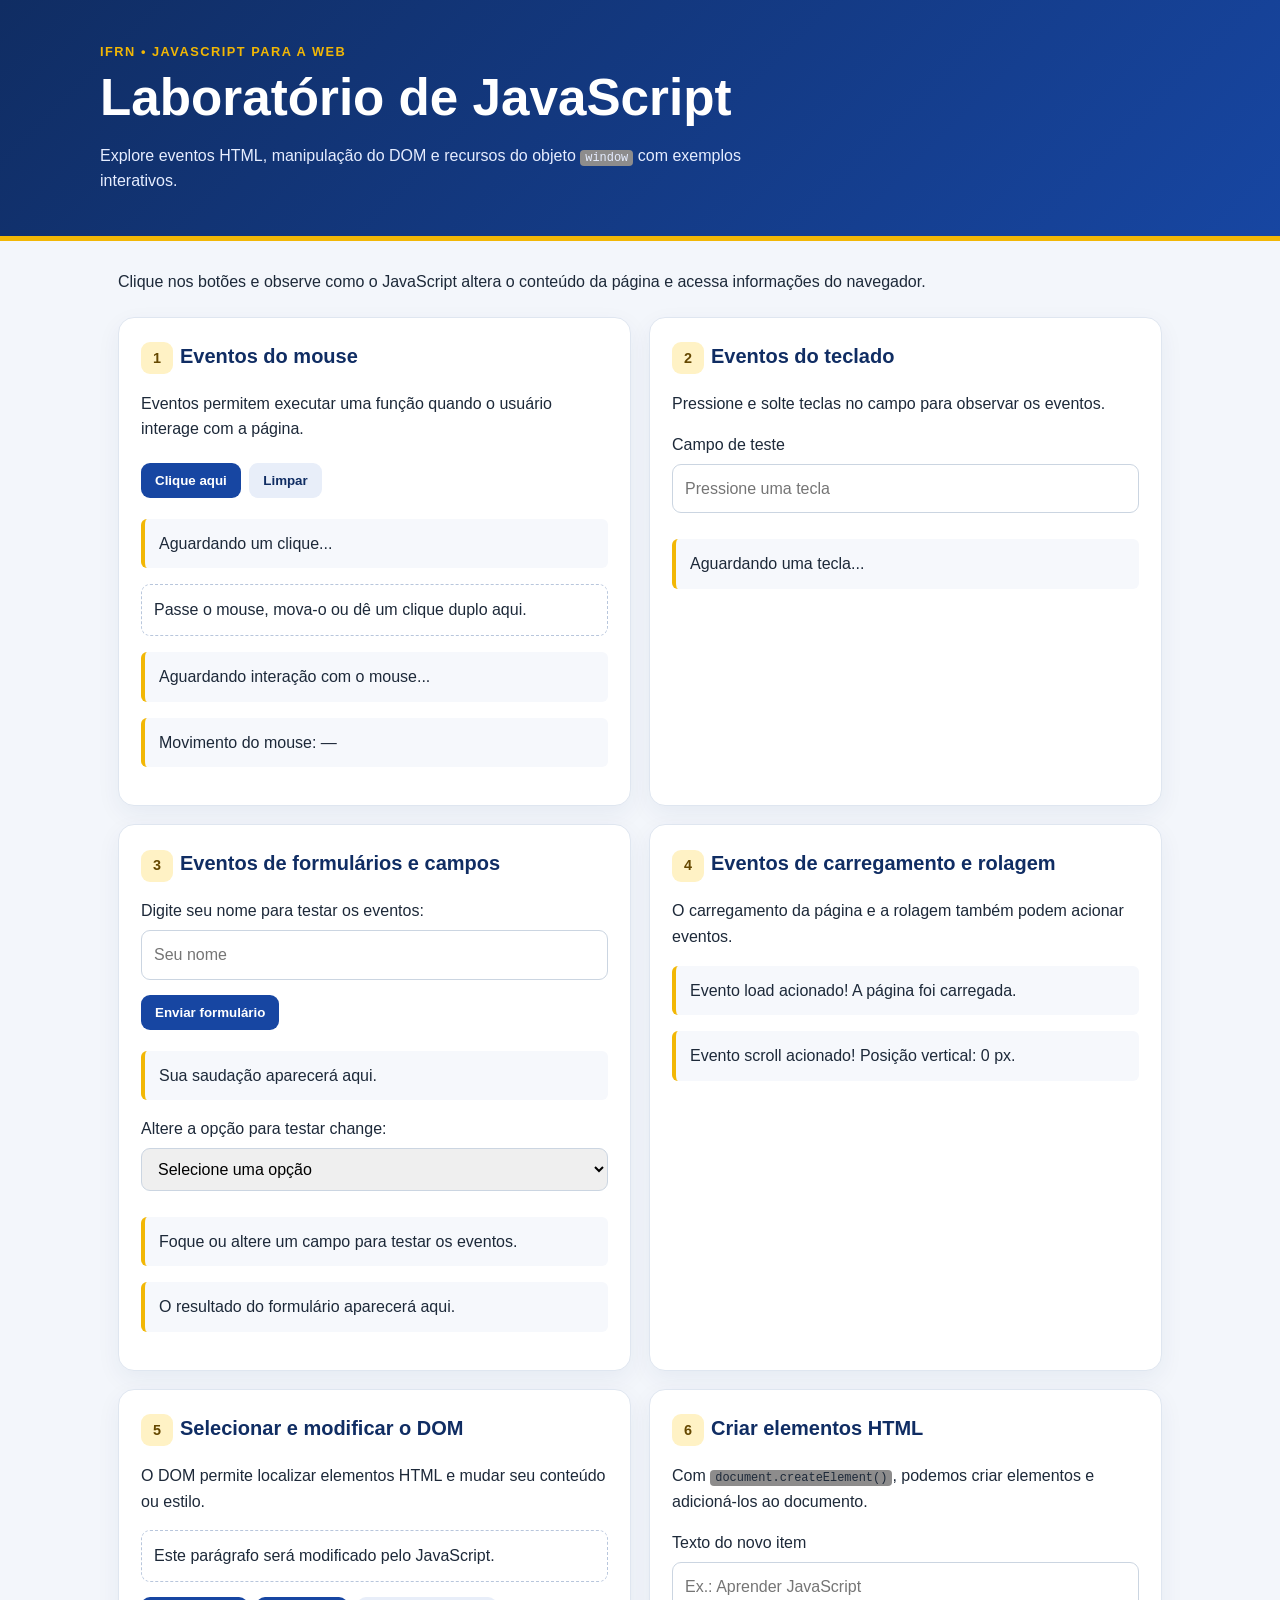
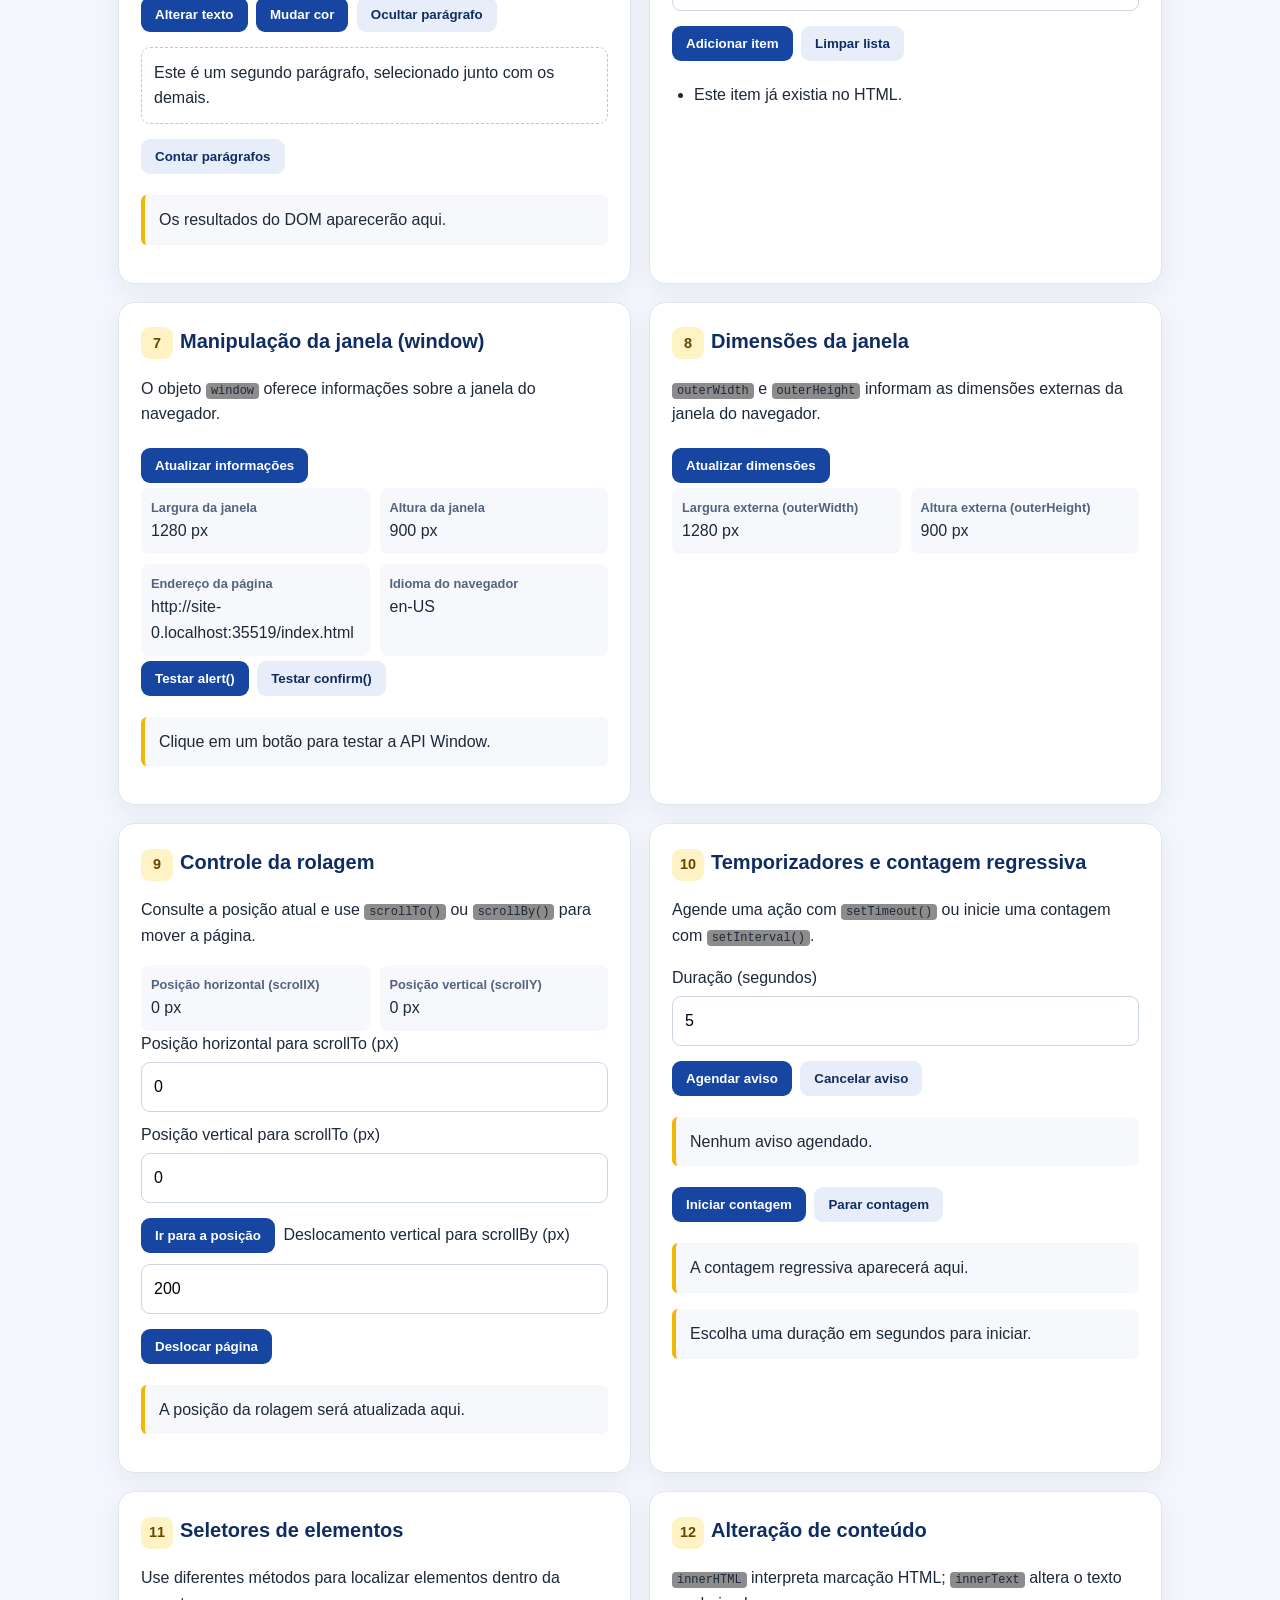
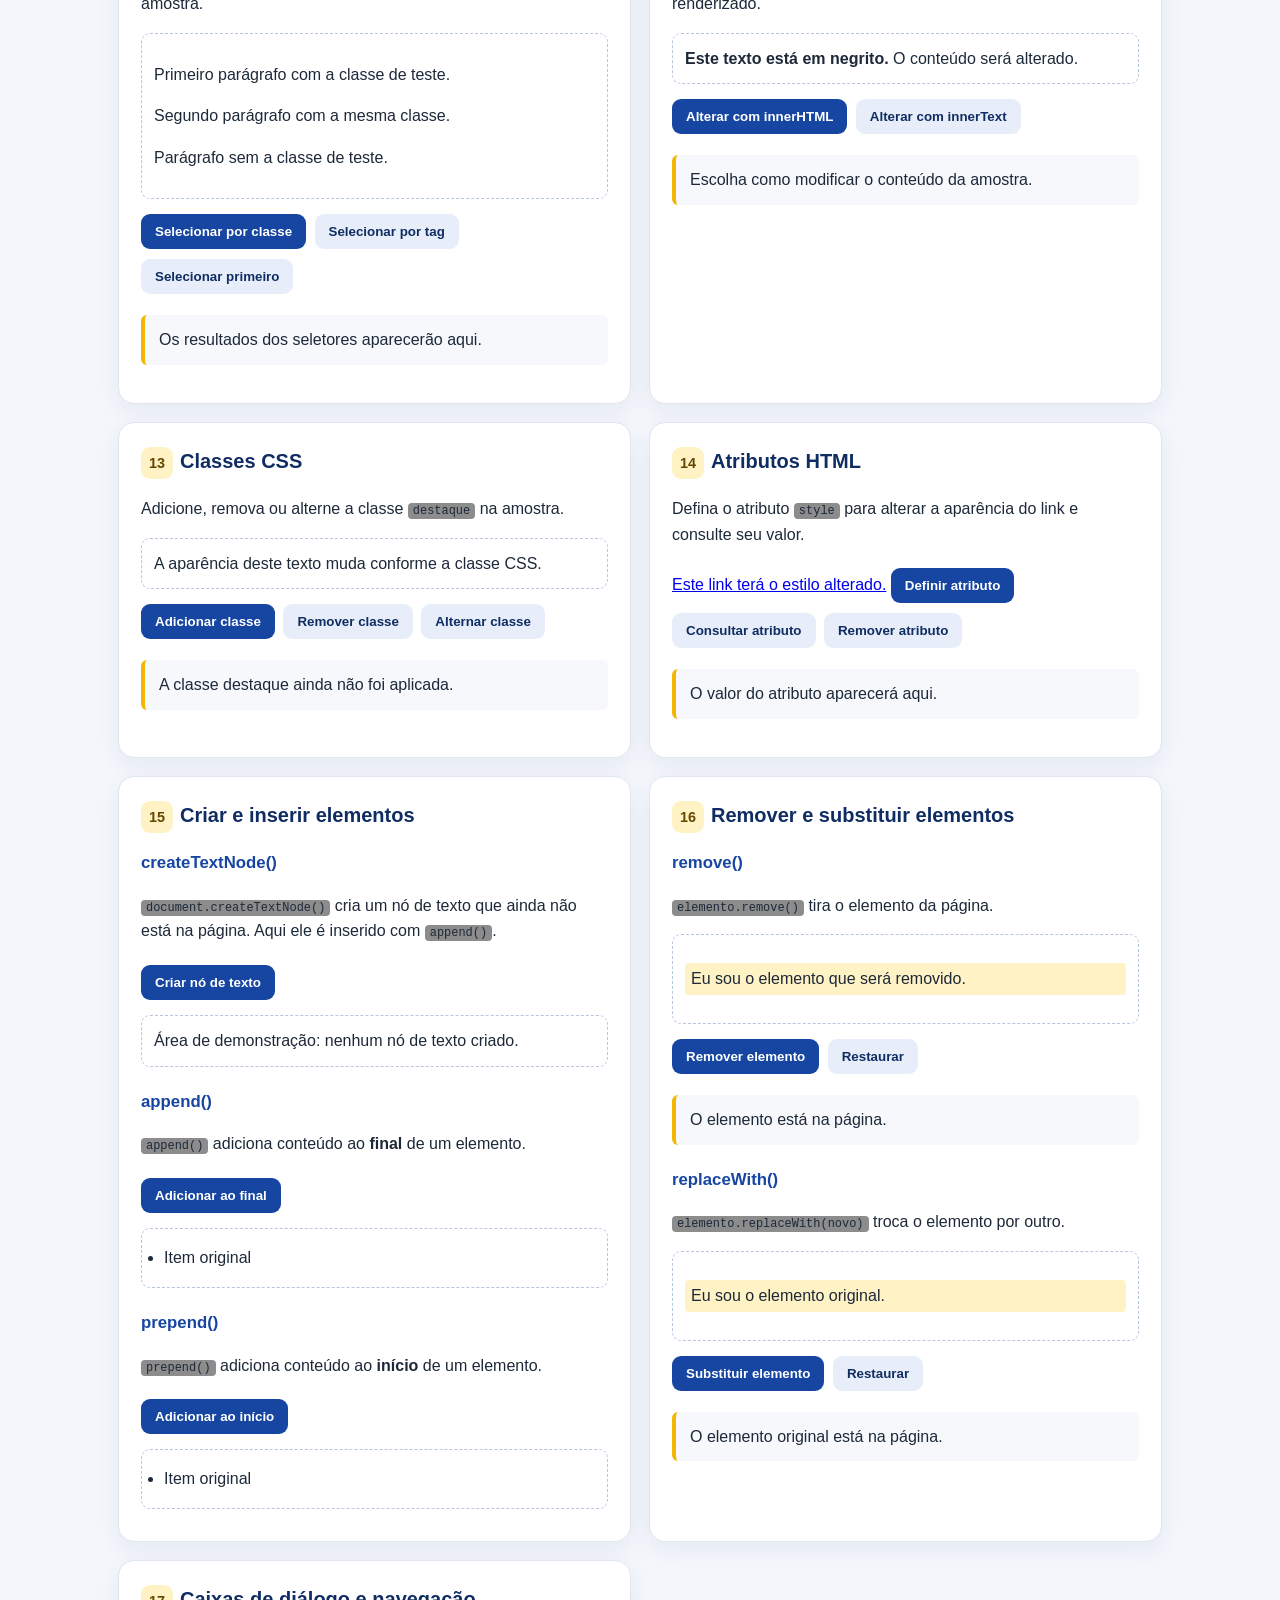
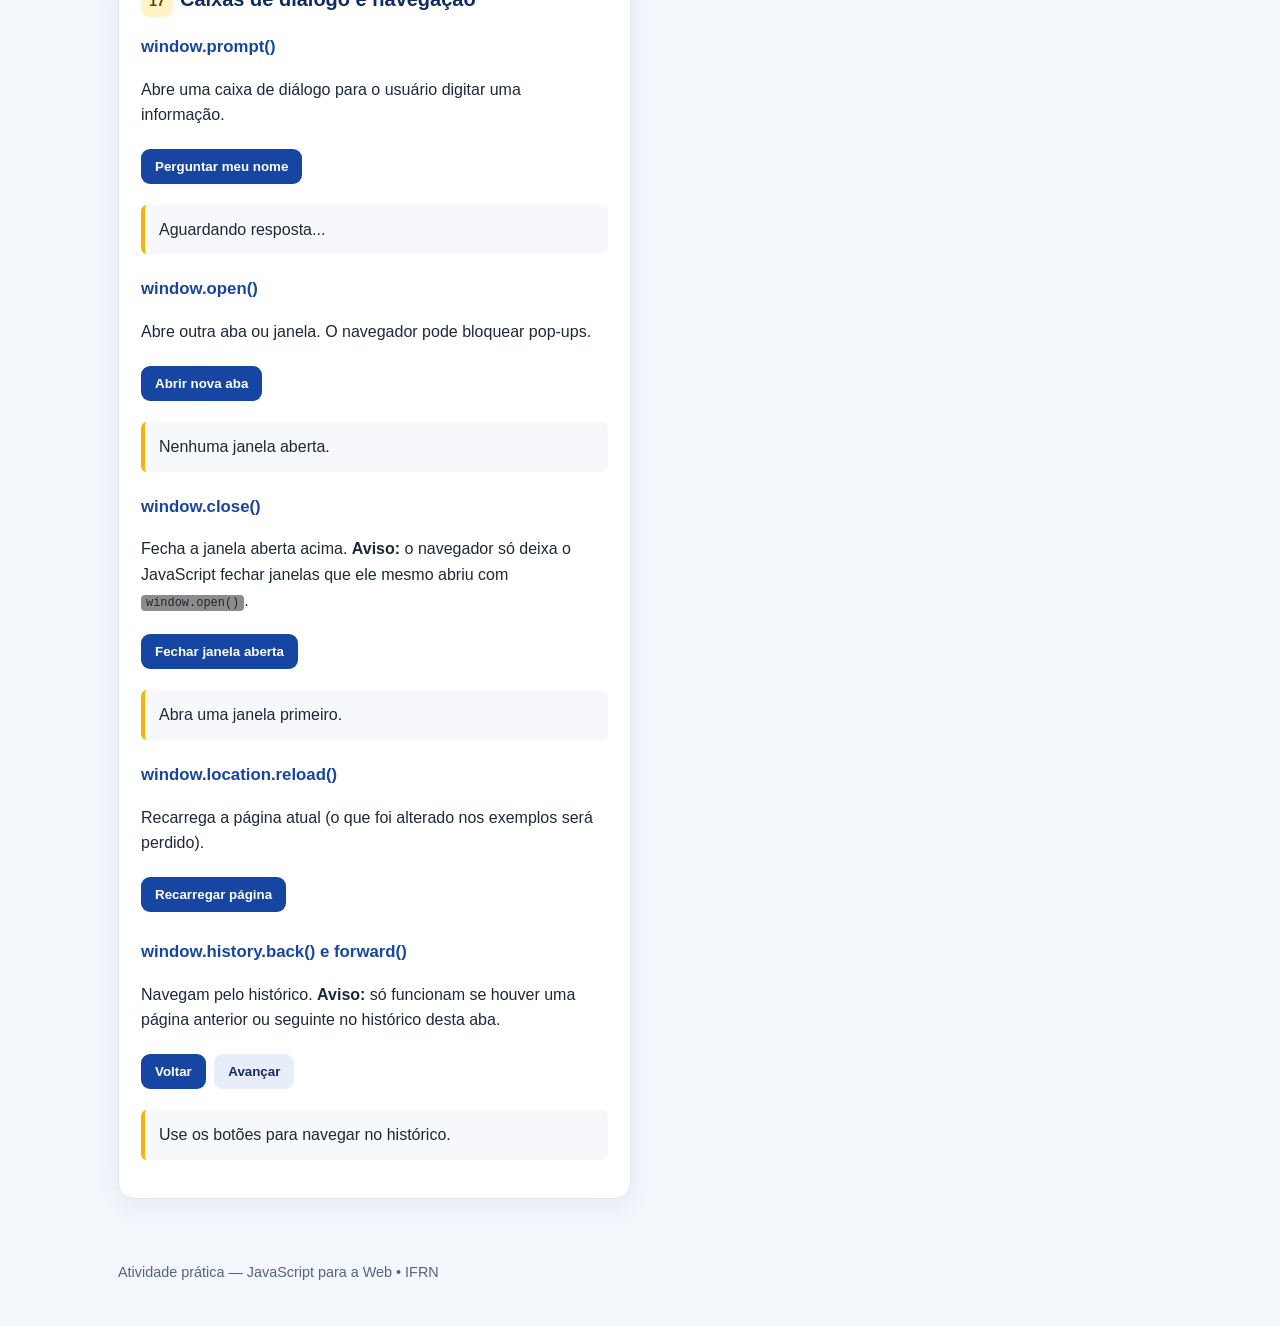
<file: index.html>
<!DOCTYPE html>
<html lang="pt-BR">

<head>
  <meta charset="UTF-8">
  <meta name="viewport" content="width=device-width, initial-scale=1.0">
  <title>Laboratório JavaScript | IFRN</title>
  <link rel="stylesheet" href="style.css">
</head>

<body>
  <header>
    <div class="cabecalho">
      <div class="etiqueta">IFRN • JavaScript para a Web</div>
      <h1>Laboratório de JavaScript</h1>
      <p>Explore eventos HTML, manipulação do DOM e recursos do objeto <code>window</code> com exemplos interativos.</p>
    </div>
  </header>

  <main>
    <p class="intro">Clique nos botões e observe como o JavaScript altera o conteúdo da página e acessa informações do
      navegador.</p>
    <div class="grade">
      <section class="card">
        <h2><span class="numero">1</span>Eventos do mouse</h2>
        <p>Eventos permitem executar uma função quando o usuário interage com a página.</p>
        <button id="botaoClique">Clique aqui</button>
        <button id="botaoLimparEvento" class="secundario">Limpar</button>
        <p id="resultadoEvento" class="resultado" aria-live="polite">Aguardando um clique...</p>
        <p id="areaMouse" class="amostra">Passe o mouse, mova-o ou dê um clique duplo aqui.</p>
        <p id="resultadoMouse" class="resultado" aria-live="polite">Aguardando interação com o mouse...</p>
        <p id="posicaoMouse" class="resultado" aria-live="off">Movimento do mouse: —</p>
      </section>

      <section class="card">
        <h2><span class="numero">2</span>Eventos do teclado</h2>
        <p>Pressione e solte teclas no campo para observar os eventos.</p>
        <label for="campoTeclado">Campo de teste</label>
        <input id="campoTeclado" type="text" placeholder="Pressione uma tecla">
        <p id="resultadoTeclado" class="resultado" aria-live="polite">Aguardando uma tecla...</p>
      </section>

      <section class="card">
        <h2><span class="numero">3</span>Eventos de formulários e campos</h2>
        <form id="formularioEventos">
          <label for="campoNome">Digite seu nome para testar os eventos:</label>
          <input id="campoNome" type="text" placeholder="Seu nome">
          <button type="submit">Enviar formulário</button>
          <p id="saudacao" class="resultado" aria-live="polite">Sua saudação aparecerá aqui.</p>
        </form>
        <label for="opcaoEvento">Altere a opção para testar change:</label>
        <select id="opcaoEvento">
          <option value="">Selecione uma opção</option>
          <option value="Primeira opção">Primeira opção</option>
          <option value="Segunda opção">Segunda opção</option>
        </select>
        <p id="resultadoCampo" class="resultado" aria-live="polite">Foque ou altere um campo para testar os eventos.</p>
        <p id="resultadoFormulario" class="resultado" aria-live="polite">O resultado do formulário aparecerá aqui.</p>
      </section>

      <section class="card">
        <h2><span class="numero">4</span>Eventos de carregamento e rolagem</h2>
        <p>O carregamento da página e a rolagem também podem acionar eventos.</p>
        <p id="resultadoLoad" class="resultado" aria-live="polite">Aguardando o carregamento da página...</p>
        <p id="resultadoScroll" class="resultado" aria-live="off">Aguardando a rolagem da página...</p>
      </section>

      <section class="card">
        <h2><span class="numero">5</span>Selecionar e modificar o DOM</h2>
        <p>O DOM permite localizar elementos HTML e mudar seu conteúdo ou estilo.</p>
        <p id="paragrafoDemo" class="amostra">Este parágrafo será modificado pelo JavaScript.</p>
        <button id="botaoTexto">Alterar texto</button>
        <button id="botaoCor">Mudar cor</button>
        <button id="botaoVisibilidade" class="secundario">Ocultar parágrafo</button>
        <p id="paragrafoExtra" class="amostra">Este é um segundo parágrafo, selecionado junto com os demais.</p>
        <button id="botaoContar" class="secundario">Contar parágrafos</button>
        <p id="resultadoDom" class="resultado" aria-live="polite">Os resultados do DOM aparecerão aqui.</p>
      </section>

      <section class="card">
        <h2><span class="numero">6</span>Criar elementos HTML</h2>
        <p>Com <code>document.createElement()</code>, podemos criar elementos e adicioná-los ao documento.</p>
        <label for="campoItem">Texto do novo item</label>
        <input id="campoItem" type="text" placeholder="Ex.: Aprender JavaScript">
        <button id="botaoAdicionar">Adicionar item</button>
        <button id="botaoLimparLista" class="secundario">Limpar lista</button>
        <ul id="listaItens" class="lista-criada">
          <li>Este item já existia no HTML.</li>
        </ul>
      </section>

      <section class="card">
        <h2><span class="numero">7</span>Manipulação da janela (window)</h2>
        <p>O objeto <code>window</code> oferece informações sobre a janela do navegador.</p>
        <button id="botaoInformacoes">Atualizar informações</button>
        <div class="painel-janela" aria-live="polite">
          <div><strong>Largura da janela</strong><span id="largura">—</span></div>
          <div><strong>Altura da janela</strong><span id="altura">—</span></div>
          <div><strong>Endereço da página</strong><span id="endereco">—</span></div>
          <div><strong>Idioma do navegador</strong><span id="idioma">—</span></div>
        </div>
        <button id="botaoAlerta">Testar alert()</button>
        <button id="botaoConfirmar" class="secundario">Testar confirm()</button>
        <p id="resultadoJanela" class="resultado" aria-live="polite">Clique em um botão para testar a API Window.</p>
      </section>

      <section class="card">
        <h2><span class="numero">8</span>Dimensões da janela</h2>
        <p><code>outerWidth</code> e <code>outerHeight</code> informam as dimensões externas da janela do navegador.</p>
        <button id="botaoDimensoes">Atualizar dimensões</button>
        <div class="painel-janela" aria-live="polite">
          <div><strong>Largura externa (outerWidth)</strong><span id="larguraExterna">—</span></div>
          <div><strong>Altura externa (outerHeight)</strong><span id="alturaExterna">—</span></div>
        </div>
      </section>

      <section class="card">
        <h2><span class="numero">9</span>Controle da rolagem</h2>
        <p>Consulte a posição atual e use <code>scrollTo()</code> ou <code>scrollBy()</code> para mover a página.</p>
        <div class="painel-janela" aria-live="polite">
          <div><strong>Posição horizontal (scrollX)</strong><span id="posicaoX">0 px</span></div>
          <div><strong>Posição vertical (scrollY)</strong><span id="posicaoY">0 px</span></div>
        </div>
        <label for="destinoX">Posição horizontal para scrollTo (px)</label>
        <input id="destinoX" type="number" step="1" value="0">
        <label for="destinoY">Posição vertical para scrollTo (px)</label>
        <input id="destinoY" type="number" step="1" value="0">
        <button id="botaoScrollTo">Ir para a posição</button>
        <label for="deslocamentoY">Deslocamento vertical para scrollBy (px)</label>
        <input id="deslocamentoY" type="number" step="1" value="200">
        <button id="botaoScrollBy">Deslocar página</button>
        <p id="resultadoRolagem" class="resultado" aria-live="polite">A posição da rolagem será atualizada aqui.</p>
      </section>

      <section class="card">
        <h2><span class="numero">10</span>Temporizadores e contagem regressiva</h2>
        <p>Agende uma ação com <code>setTimeout()</code> ou inicie uma contagem com <code>setInterval()</code>.</p>
        <label for="duracaoTemporizador">Duração (segundos)</label>
        <input id="duracaoTemporizador" type="number" min="1" step="1" value="5">
        <button id="botaoAgendar">Agendar aviso</button>
        <button id="botaoCancelarAviso" class="secundario" disabled>Cancelar aviso</button>
        <p id="resultadoAviso" class="resultado" aria-live="polite">Nenhum aviso agendado.</p>
        <button id="botaoIniciarContagem">Iniciar contagem</button>
        <button id="botaoPararContagem" class="secundario" disabled>Parar contagem</button>
        <p id="resultadoContagem" class="resultado" aria-live="polite">A contagem regressiva aparecerá aqui.</p>
        <p id="resultadoTemporizador" class="resultado" aria-live="polite">Escolha uma duração em segundos para iniciar.
        </p>
      </section>

      <section class="card">
        <h2><span class="numero">11</span>Seletores de elementos</h2>
        <p>Use diferentes métodos para localizar elementos dentro da amostra.</p>
        <div id="amostrasSeletores" class="amostra">
          <p class="alvoClasse">Primeiro parágrafo com a classe de teste.</p>
          <p class="alvoClasse">Segundo parágrafo com a mesma classe.</p>
          <p>Parágrafo sem a classe de teste.</p>
        </div>
        <button id="botaoSelecionarClasse">Selecionar por classe</button>
        <button id="botaoSelecionarTag" class="secundario">Selecionar por tag</button>
        <button id="botaoSelecionarPrimeiro" class="secundario">Selecionar primeiro</button>
        <p id="resultadoSeletores" class="resultado" aria-live="polite">Os resultados dos seletores aparecerão aqui.</p>
      </section>

      <section class="card">
        <h2><span class="numero">12</span>Alteração de conteúdo</h2>
        <p><code>innerHTML</code> interpreta marcação HTML; <code>innerText</code> altera o texto renderizado.</p>
        <p id="amostraConteudo" class="amostra"><strong>Este texto está em negrito.</strong> O conteúdo será alterado.
        </p>
        <button id="botaoInnerHTML">Alterar com innerHTML</button>
        <button id="botaoInnerText" class="secundario">Alterar com innerText</button>
        <p id="resultadoConteudo" class="resultado" aria-live="polite">Escolha como modificar o conteúdo da amostra.</p>
      </section>

      <section class="card">
        <h2><span class="numero">13</span>Classes CSS</h2>
        <p>Adicione, remova ou alterne a classe <code>destaque</code> na amostra.</p>
        <p id="amostraClasses" class="amostra">A aparência deste texto muda conforme a classe CSS.</p>
        <button id="botaoAdicionarClasse">Adicionar classe</button>
        <button id="botaoRemoverClasse" class="secundario">Remover classe</button>
        <button id="botaoAlternarClasse" class="secundario">Alternar classe</button>
        <p id="resultadoClasses" class="resultado" aria-live="polite">A classe destaque ainda não foi aplicada.</p>
      </section>

      <section id="atributos" class="card">
        <h2><span class="numero">14</span>Atributos HTML</h2>
        <p>Defina o atributo <code>style</code> para alterar a aparência do link e consulte seu valor.</p>
        <a id="linkAtributo" href="#atributos">Este link terá o estilo alterado.</a>
        <button id="botaoDefinirAtributo">Definir atributo</button>
        <button id="botaoConsultarAtributo" class="secundario">Consultar atributo</button>
        <button id="botaoRemoverAtributo" class="secundario">Remover atributo</button>
        <p id="resultadoAtributo" class="resultado" aria-live="polite">O valor do atributo aparecerá aqui.</p>
      </section>

      <section class="card" id="cardInserir">
        <h2><span class="numero">15</span>Criar e inserir elementos</h2>

        <h3>createTextNode()</h3>
        <p><code>document.createTextNode()</code> cria um nó de texto que ainda não está na página. Aqui ele é inserido
          com <code>append()</code>.</p>
        <button id="botaoTextNode">Criar nó de texto</button>
        <p id="areaTextNode" class="amostra">Área de demonstração: nenhum nó de texto criado.</p>

        <h3>append()</h3>
        <p><code>append()</code> adiciona conteúdo ao <strong>final</strong> de um elemento.</p>
        <button id="botaoAppend">Adicionar ao final</button>
        <ul id="listaAppend" class="lista-criada amostra">
          <li>Item original</li>
        </ul>

        <h3>prepend()</h3>
        <p><code>prepend()</code> adiciona conteúdo ao <strong>início</strong> de um elemento.</p>
        <button id="botaoPrepend">Adicionar ao início</button>
        <ul id="listaPrepend" class="lista-criada amostra">
          <li>Item original</li>
        </ul>
      </section>

      <section class="card" id="cardRemoverSubstituir">
        <h2><span class="numero">16</span>Remover e substituir elementos</h2>

        <h3>remove()</h3>
        <p><code>elemento.remove()</code> tira o elemento da página.</p>
        <div id="areaRemover" class="amostra">
          <p id="elementoRemover" class="destaque">Eu sou o elemento que será removido.</p>
        </div>
        <button id="botaoRemover">Remover elemento</button>
        <button id="botaoRestaurarRemover" class="secundario">Restaurar</button>
        <p id="resultadoRemover" class="resultado" aria-live="polite">O elemento está na página.</p>

        <h3>replaceWith()</h3>
        <p><code>elemento.replaceWith(novo)</code> troca o elemento por outro.</p>
        <div id="areaSubstituir" class="amostra">
          <p id="elementoSubstituir" class="destaque">Eu sou o elemento original.</p>
        </div>
        <button id="botaoSubstituir">Substituir elemento</button>
        <button id="botaoRestaurarSubstituir" class="secundario">Restaurar</button>
        <p id="resultadoSubstituir" class="resultado" aria-live="polite">O elemento original está na página.</p>
      </section>

      <section class="card" id="cardNavegacao">
        <h2><span class="numero">17</span>Caixas de diálogo e navegação</h2>

        <h3>window.prompt()</h3>
        <p>Abre uma caixa de diálogo para o usuário digitar uma informação.</p>
        <button id="botaoPrompt">Perguntar meu nome</button>
        <p id="resultadoPrompt" class="resultado" aria-live="polite">Aguardando resposta...</p>

        <h3>window.open()</h3>
        <p>Abre outra aba ou janela. O navegador pode bloquear pop-ups.</p>
        <button id="botaoAbrirJanela">Abrir nova aba</button>
        <p id="resultadoAbrir" class="resultado" aria-live="polite">Nenhuma janela aberta.</p>

        <h3>window.close()</h3>
        <p>Fecha a janela aberta acima. <strong>Aviso:</strong> o navegador só deixa o JavaScript fechar janelas que
          ele mesmo abriu com <code>window.open()</code>.</p>
        <button id="botaoFecharJanela">Fechar janela aberta</button>
        <p id="resultadoFechar" class="resultado" aria-live="polite">Abra uma janela primeiro.</p>

        <h3>window.location.reload()</h3>
        <p>Recarrega a página atual (o que foi alterado nos exemplos será perdido).</p>
        <button id="botaoRecarregar">Recarregar página</button>

        <h3>window.history.back() e forward()</h3>
        <p>Navegam pelo histórico. <strong>Aviso:</strong> só funcionam se houver uma página anterior ou seguinte no
          histórico desta aba.</p>
        <button id="botaoVoltar">Voltar</button>
        <button id="botaoAvancar" class="secundario">Avançar</button>
        <p id="resultadoHistorico" class="resultado" aria-live="polite">Use os botões para navegar no histórico.</p>
      </section>
  </div>
  </main>

  <footer>
    <p>Atividade prática — JavaScript para a Web • IFRN</p>
  </footer>

  <script src="script.js"></script>
</body>

</html>
</file>
<file: style.css>
:root {
        --azul: #1746a2;
        --azul-escuro: #102d63;
        --dourado: #f2b705;
        --fundo: #f3f6fb;
        --texto: #1d2939;
    }

    * {
        box-sizing: border-box;
    }

    body {
        margin: 0;
        font-family: Arial, Helvetica, sans-serif;
        background: var(--fundo);
        color: var(--texto);
        line-height: 1.6;
    }

    header {
        background: linear-gradient(135deg, var(--azul-escuro), var(--azul));
        color: white;
        padding: 42px 20px;
        border-bottom: 5px solid var(--dourado);
    }

    .cabecalho,
    main,
    footer {
        max-width: 1080px;
        margin: auto;
    }

    .etiqueta {
        color: var(--dourado);
        font-weight: bold;
        text-transform: uppercase;
        letter-spacing: 1.5px;
        font-size: .8rem;
    }

    h1 {
        margin: 8px 0;
        font-size: clamp(2rem, 5vw, 3.2rem);
        line-height: 1.1;
    }

    header p {
        max-width: 700px;
        margin-bottom: 0;
        color: #e6edff;
    }

    main {
        padding: 28px 18px 48px;
    }

    .intro {
        margin: 0 0 22px;
    }

    .grade {
        display: grid;
        grid-template-columns: repeat(2, minmax(0, 1fr));
        gap: 18px;
    }

    .card {
        background: white;
        padding: 22px;
        border-radius: 16px;
        border: 1px solid #dfe6f0;
        box-shadow: 0 8px 24px rgba(16, 45, 99, .06);
    }

    .card h2 {
        margin-top: 0;
        color: var(--azul-escuro);
        font-size: 1.25rem;
    }

    .numero {
        display: inline-grid;
        place-items: center;
        width: 32px;
        height: 32px;
        margin-right: 7px;
        background: #fff2c5;
        color: #654800;
        border-radius: 9px;
        font-size: .9rem;
    }

    button {
        background: var(--azul);
        color: white;
        border: 0;
        border-radius: 9px;
        padding: 10px 14px;
        font-weight: bold;
        cursor: pointer;
        margin: 5px 4px 5px 0;
        transition: transform .15s, background .15s;
    }

    button:hover {
        background: var(--azul-escuro);
        transform: translateY(-1px);
    }

    button.secundario {
        background: #e8eef9;
        color: var(--azul-escuro);
    }

    input,
    select {
        width: 100%;
        max-width: 100%;
        padding: 11px 12px;
        border: 1px solid #cbd5e1;
        border-radius: 9px;
        font: inherit;
        margin: 6px 0 10px;
    }

    .resultado {
        background: #f6f8fc;
        border-left: 4px solid var(--dourado);
        padding: 12px 14px;
        border-radius: 6px;
        min-height: 48px;
        overflow-wrap: anywhere;
    }

    .amostra {
        padding: 12px;
        border: 1px dashed #b8c6dc;
        border-radius: 9px;
        margin: 10px 0;
    }

    .lista-criada {
        padding-left: 22px;
    }

    .lista-criada li {
        margin: 4px 0;
    }

    .destaque {
        background: #fff2c5;
        padding: 3px 6px;
        border-radius: 4px;
    }

    .painel-janela {
        display: grid;
        grid-template-columns: repeat(2, minmax(0, 1fr));
        gap: 10px;
    }

    .painel-janela div {
        background: #f6f8fc;
        padding: 10px;
        border-radius: 8px;
    }

    .painel-janela strong {
        display: block;
        font-size: .8rem;
        color: #53647d;
    }
      .card h3 {
        margin: 22px 0 6px;
        color: var(--azul);
        font-size: 1.05rem;
    }

    .card h3:first-of-type {
        margin-top: 12px;
    }

    code {
        background: #8d8c8c;
        padding: 1px 5px;
        border-radius: 4px;
        font-size: .92em;
    }

    footer {
        padding: 0 18px 28px;
        color: #53647d;
        font-size: .9rem;
    }

    @media (max-width: 700px) {

        .grade,
        .painel-janela {
            grid-template-columns: 1fr;
        }

        header {
            padding: 32px 18px;
        }

        .card {
            padding: 18px;
        }
    }
</file>
